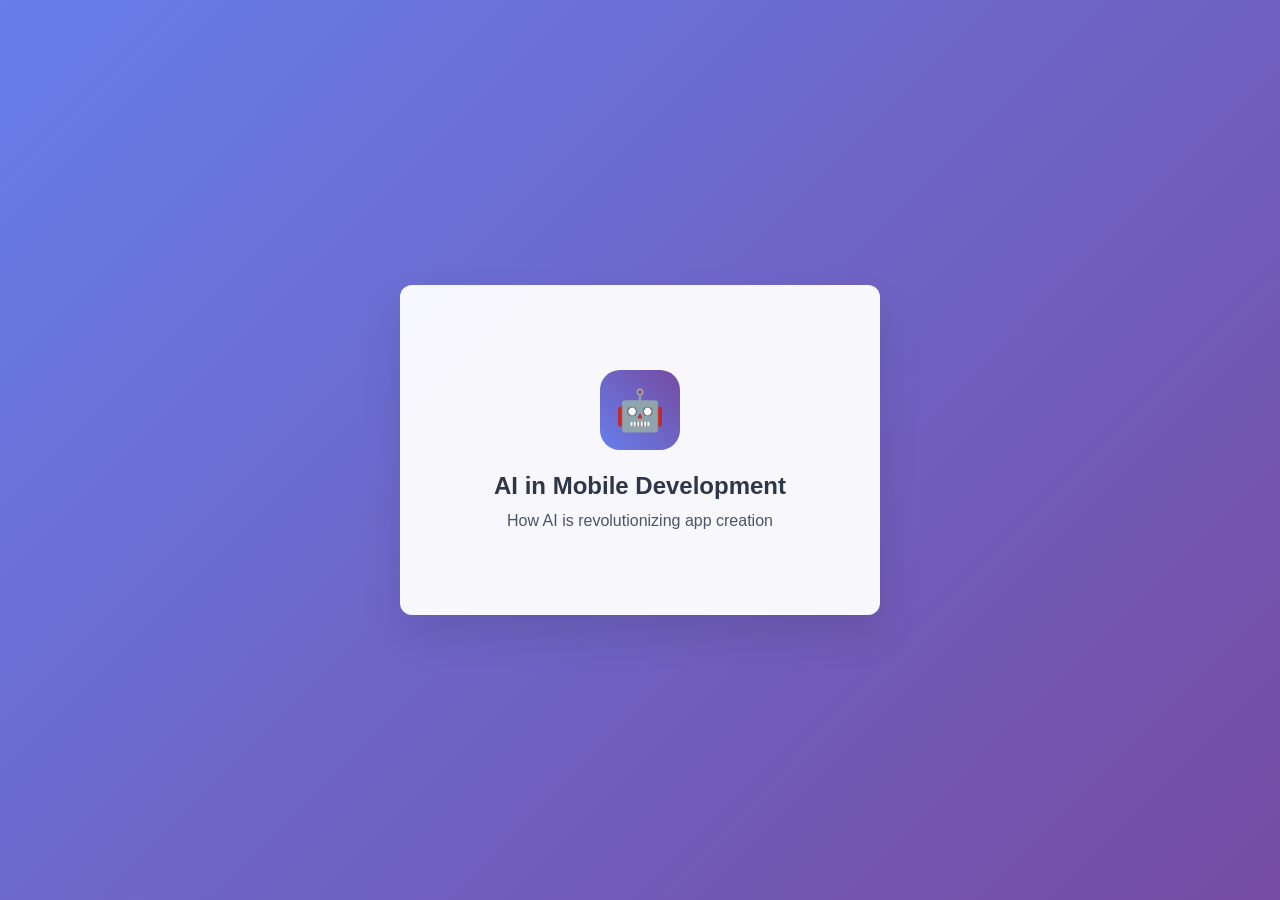
<file: assets/blog-1.html>
<!DOCTYPE html>
<html>
  <head>
    <style>
      body {
        margin: 0;
        padding: 0;
        font-family: "Inter", sans-serif;
        background: linear-gradient(135deg, #667eea 0%, #764ba2 100%);
        display: flex;
        align-items: center;
        justify-content: center;
        min-height: 100vh;
      }

      .blog-card {
        width: 400px;
        height: 250px;
        background: rgba(255, 255, 255, 0.95);
        border-radius: 12px;
        padding: 40px;
        display: flex;
        flex-direction: column;
        align-items: center;
        justify-content: center;
        text-align: center;
        box-shadow: 0 20px 40px rgba(0, 0, 0, 0.1);
      }

      .ai-icon {
        width: 80px;
        height: 80px;
        background: linear-gradient(45deg, #667eea, #764ba2);
        border-radius: 20px;
        display: flex;
        align-items: center;
        justify-content: center;
        margin-bottom: 20px;
        color: white;
        font-size: 40px;
      }

      h2 {
        color: #2d3748;
        margin: 0 0 10px 0;
        font-size: 24px;
        line-height: 1.3;
      }

      .subtitle {
        color: #4a5568;
        font-size: 16px;
        margin: 0;
      }
    </style>
  </head>
  <body>
    <div class="blog-card">
      <div class="ai-icon">🤖</div>
      <h2>AI in Mobile Development</h2>
      <div class="subtitle">How AI is revolutionizing app creation</div>
    </div>
  </body>
</html>
</file>
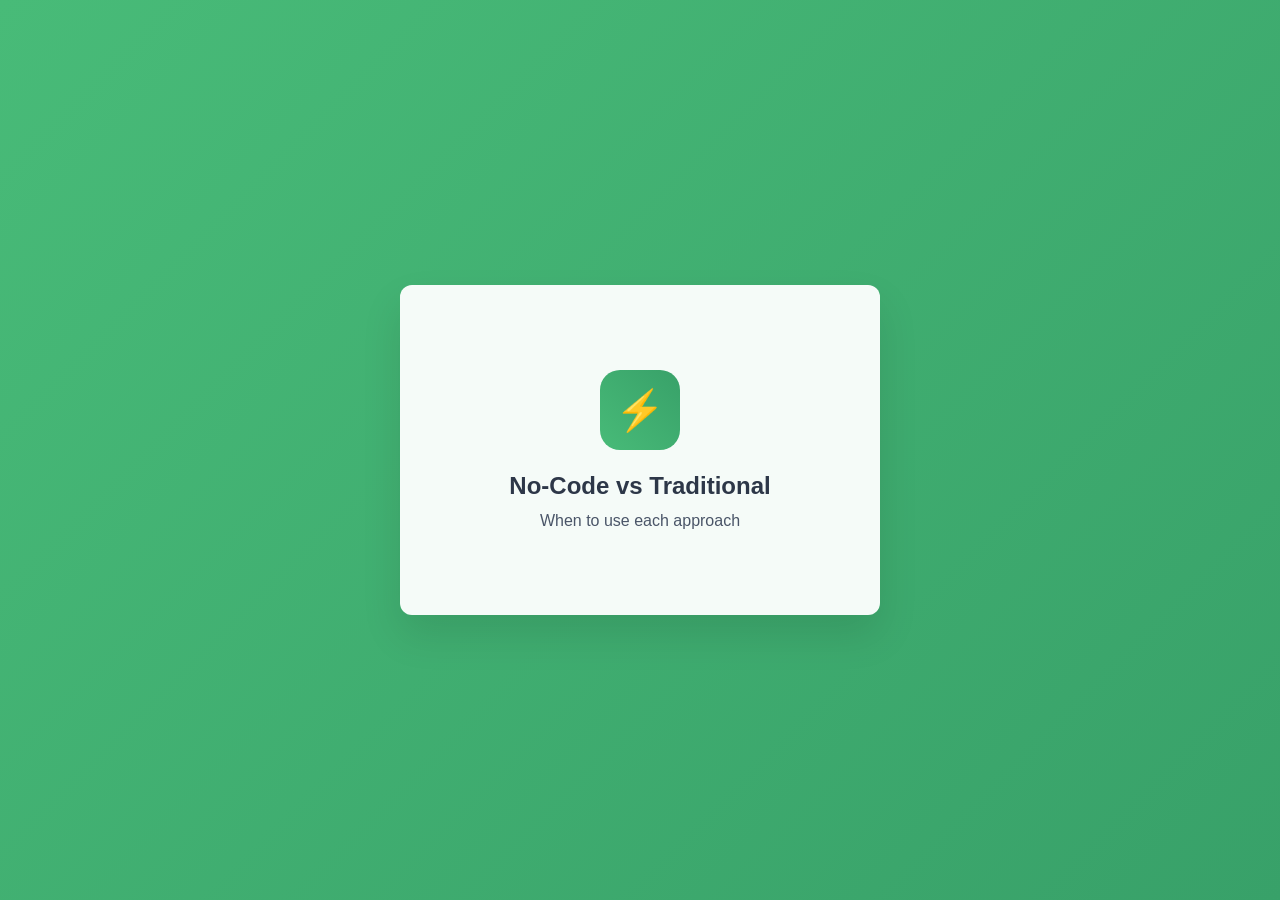
<file: assets/blog-2.html>
<!DOCTYPE html>
<html>
  <head>
    <style>
      body {
        margin: 0;
        padding: 0;
        font-family: "Inter", sans-serif;
        background: linear-gradient(135deg, #48bb78 0%, #38a169 100%);
        display: flex;
        align-items: center;
        justify-content: center;
        min-height: 100vh;
      }

      .blog-card {
        width: 400px;
        height: 250px;
        background: rgba(255, 255, 255, 0.95);
        border-radius: 12px;
        padding: 40px;
        display: flex;
        flex-direction: column;
        align-items: center;
        justify-content: center;
        text-align: center;
        box-shadow: 0 20px 40px rgba(0, 0, 0, 0.1);
      }

      .code-icon {
        width: 80px;
        height: 80px;
        background: linear-gradient(45deg, #48bb78, #38a169);
        border-radius: 20px;
        display: flex;
        align-items: center;
        justify-content: center;
        margin-bottom: 20px;
        color: white;
        font-size: 40px;
      }

      h2 {
        color: #2d3748;
        margin: 0 0 10px 0;
        font-size: 24px;
        line-height: 1.3;
      }

      .subtitle {
        color: #4a5568;
        font-size: 16px;
        margin: 0;
      }
    </style>
  </head>
  <body>
    <div class="blog-card">
      <div class="code-icon">⚡</div>
      <h2>No-Code vs Traditional</h2>
      <div class="subtitle">When to use each approach</div>
    </div>
  </body>
</html>
</file>
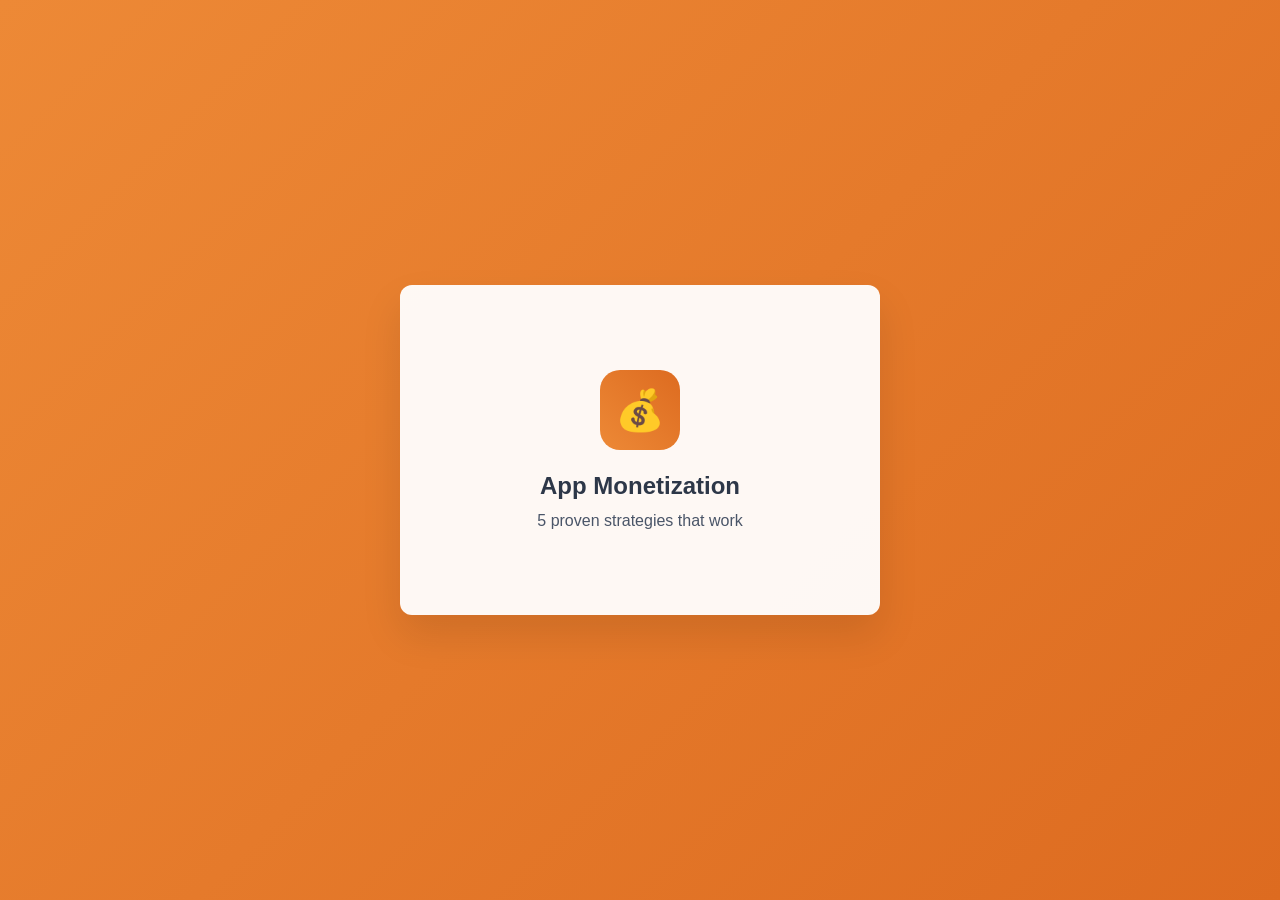
<file: assets/blog-3.html>
<!DOCTYPE html>
<html>
  <head>
    <style>
      body {
        margin: 0;
        padding: 0;
        font-family: "Inter", sans-serif;
        background: linear-gradient(135deg, #ed8936 0%, #dd6b20 100%);
        display: flex;
        align-items: center;
        justify-content: center;
        min-height: 100vh;
      }

      .blog-card {
        width: 400px;
        height: 250px;
        background: rgba(255, 255, 255, 0.95);
        border-radius: 12px;
        padding: 40px;
        display: flex;
        flex-direction: column;
        align-items: center;
        justify-content: center;
        text-align: center;
        box-shadow: 0 20px 40px rgba(0, 0, 0, 0.1);
      }

      .money-icon {
        width: 80px;
        height: 80px;
        background: linear-gradient(45deg, #ed8936, #dd6b20);
        border-radius: 20px;
        display: flex;
        align-items: center;
        justify-content: center;
        margin-bottom: 20px;
        color: white;
        font-size: 40px;
      }

      h2 {
        color: #2d3748;
        margin: 0 0 10px 0;
        font-size: 24px;
        line-height: 1.3;
      }

      .subtitle {
        color: #4a5568;
        font-size: 16px;
        margin: 0;
      }
    </style>
  </head>
  <body>
    <div class="blog-card">
      <div class="money-icon">💰</div>
      <h2>App Monetization</h2>
      <div class="subtitle">5 proven strategies that work</div>
    </div>
  </body>
</html>
</file>
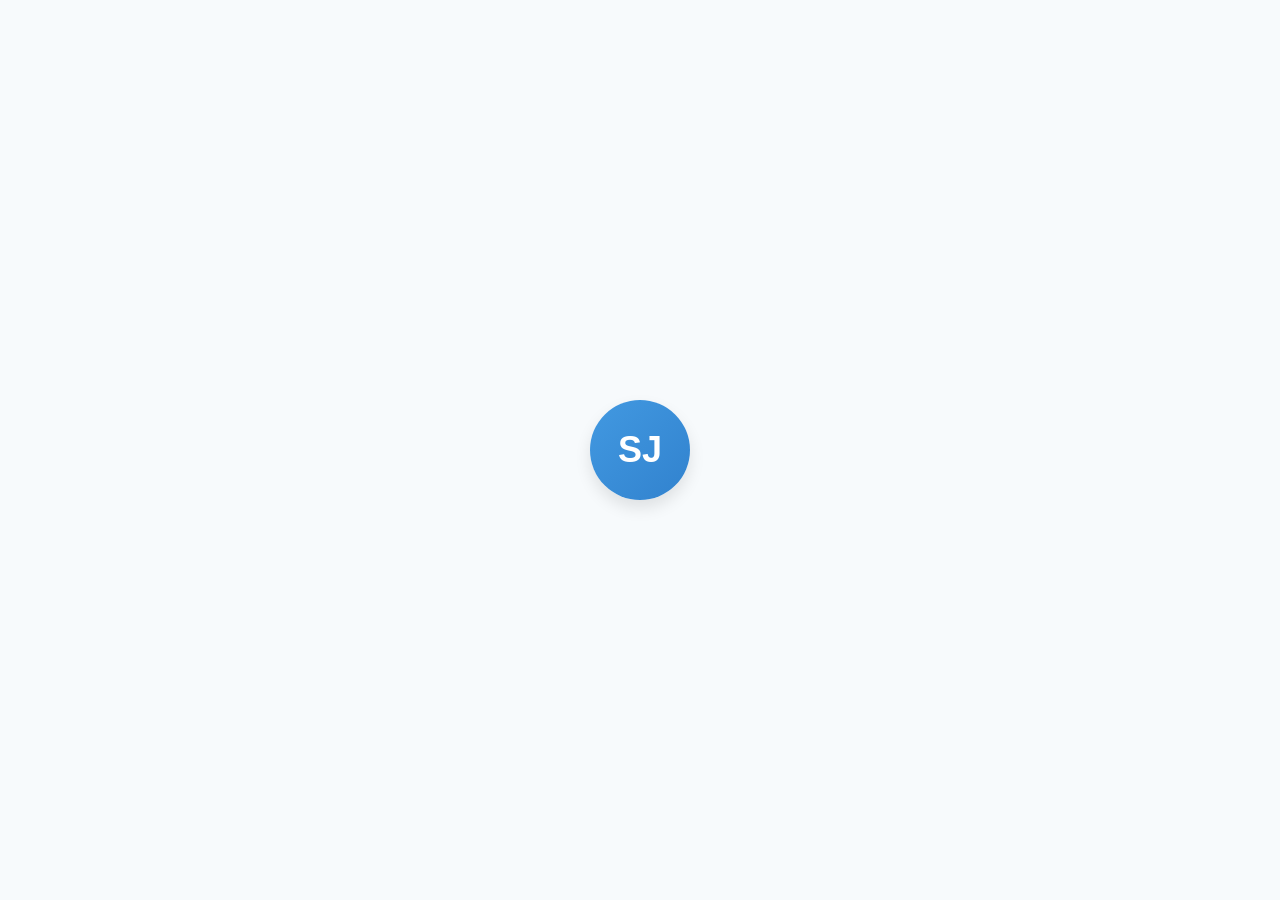
<file: assets/client-1.html>
<!DOCTYPE html>
<html>
  <head>
    <style>
      body {
        margin: 0;
        padding: 0;
        font-family: "Inter", sans-serif;
        background: #f7fafc;
        display: flex;
        align-items: center;
        justify-content: center;
        min-height: 100vh;
      }

      .client-avatar {
        width: 100px;
        height: 100px;
        border-radius: 50%;
        background: linear-gradient(135deg, #4299e1, #3182ce);
        display: flex;
        align-items: center;
        justify-content: center;
        color: white;
        font-size: 36px;
        font-weight: bold;
        box-shadow: 0 8px 16px rgba(0, 0, 0, 0.1);
      }
    </style>
  </head>
  <body>
    <div class="client-avatar">SJ</div>
  </body>
</html>
</file>
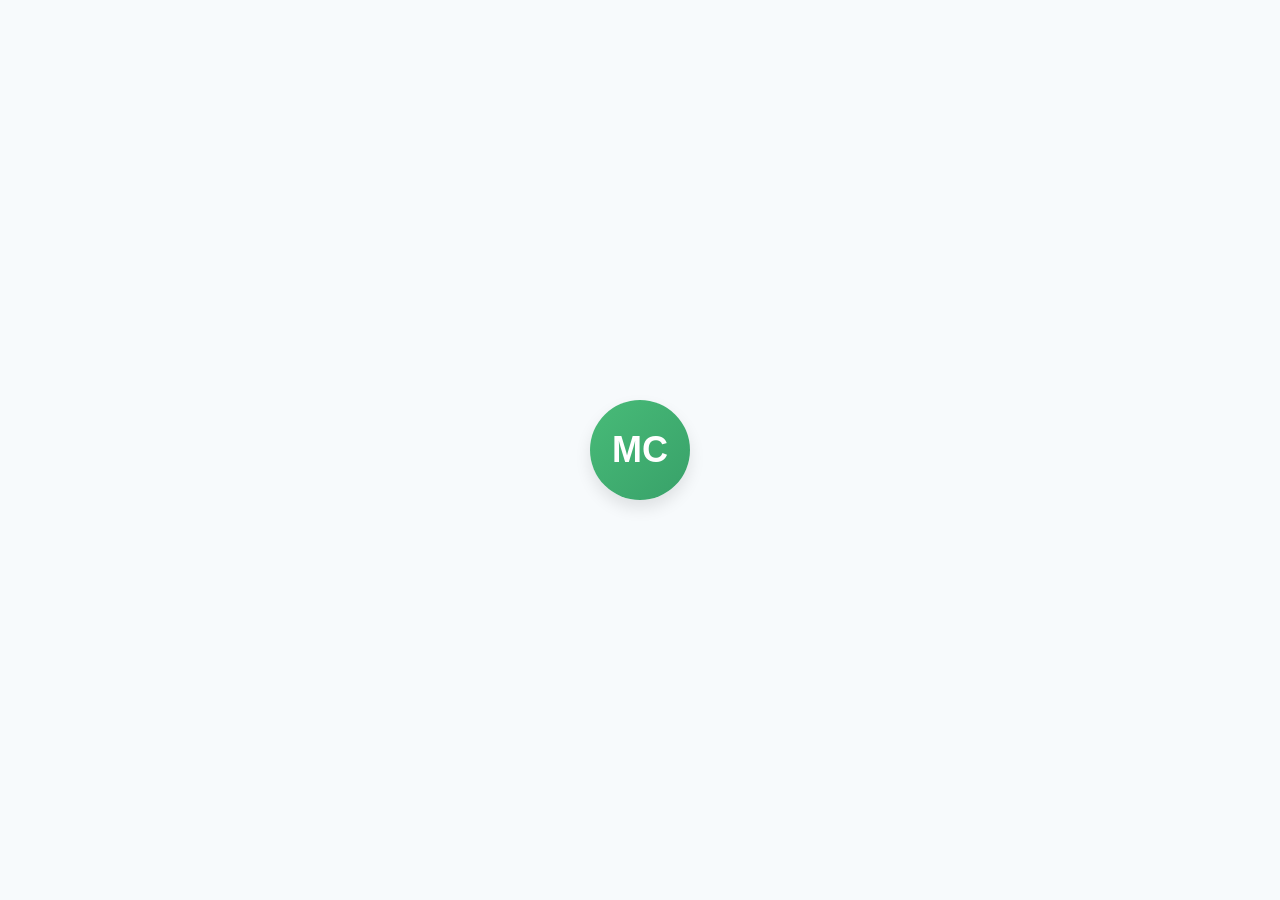
<file: assets/client-2.html>
<!DOCTYPE html>
<html>
  <head>
    <style>
      body {
        margin: 0;
        padding: 0;
        font-family: "Inter", sans-serif;
        background: #f7fafc;
        display: flex;
        align-items: center;
        justify-content: center;
        min-height: 100vh;
      }

      .client-avatar {
        width: 100px;
        height: 100px;
        border-radius: 50%;
        background: linear-gradient(135deg, #48bb78, #38a169);
        display: flex;
        align-items: center;
        justify-content: center;
        color: white;
        font-size: 36px;
        font-weight: bold;
        box-shadow: 0 8px 16px rgba(0, 0, 0, 0.1);
      }
    </style>
  </head>
  <body>
    <div class="client-avatar">MC</div>
  </body>
</html>
</file>
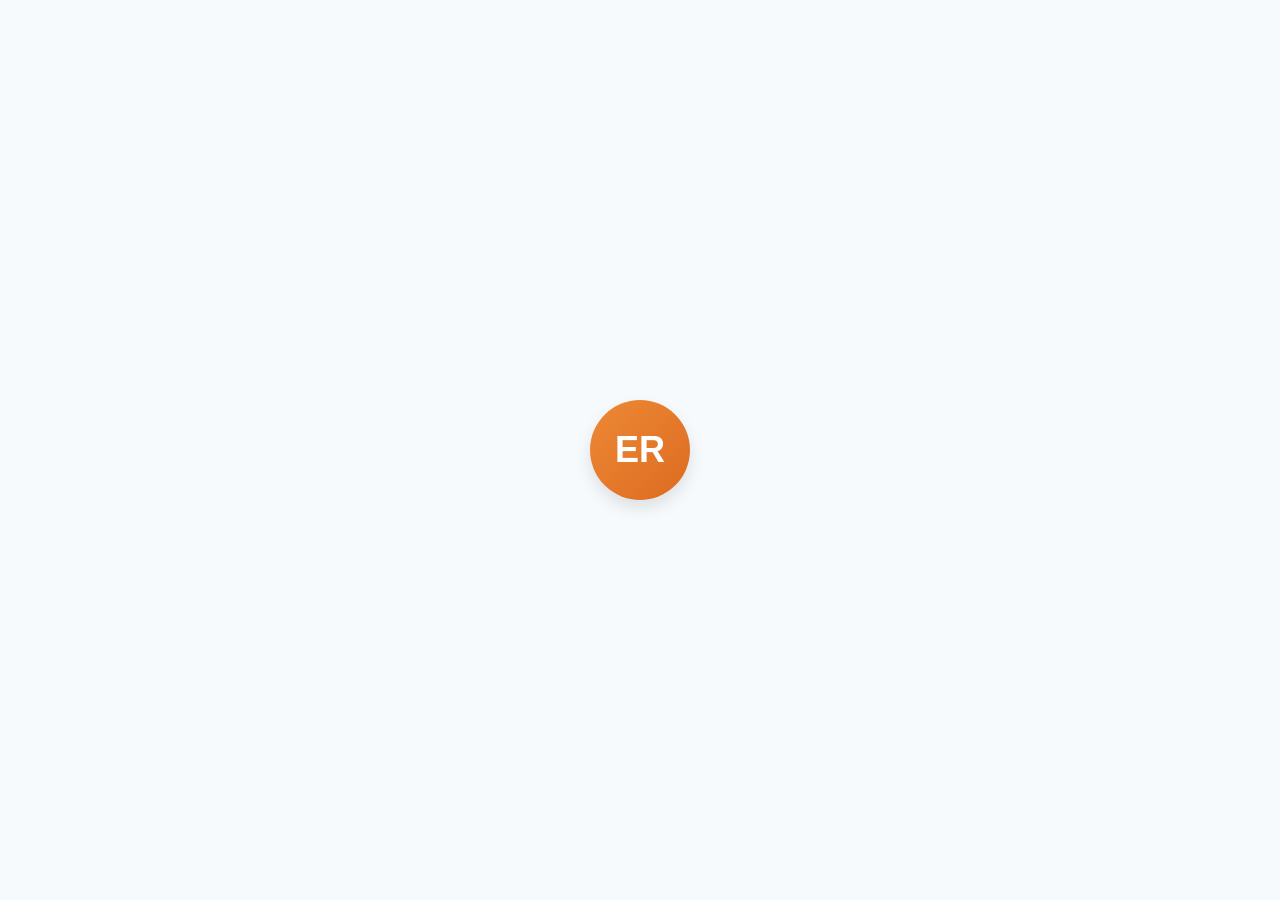
<file: assets/client-3.html>
<!DOCTYPE html>
<html>
  <head>
    <style>
      body {
        margin: 0;
        padding: 0;
        font-family: "Inter", sans-serif;
        background: #f7fafc;
        display: flex;
        align-items: center;
        justify-content: center;
        min-height: 100vh;
      }

      .client-avatar {
        width: 100px;
        height: 100px;
        border-radius: 50%;
        background: linear-gradient(135deg, #ed8936, #dd6b20);
        display: flex;
        align-items: center;
        justify-content: center;
        color: white;
        font-size: 36px;
        font-weight: bold;
        box-shadow: 0 8px 16px rgba(0, 0, 0, 0.1);
      }
    </style>
  </head>
  <body>
    <div class="client-avatar">ER</div>
  </body>
</html>
</file>
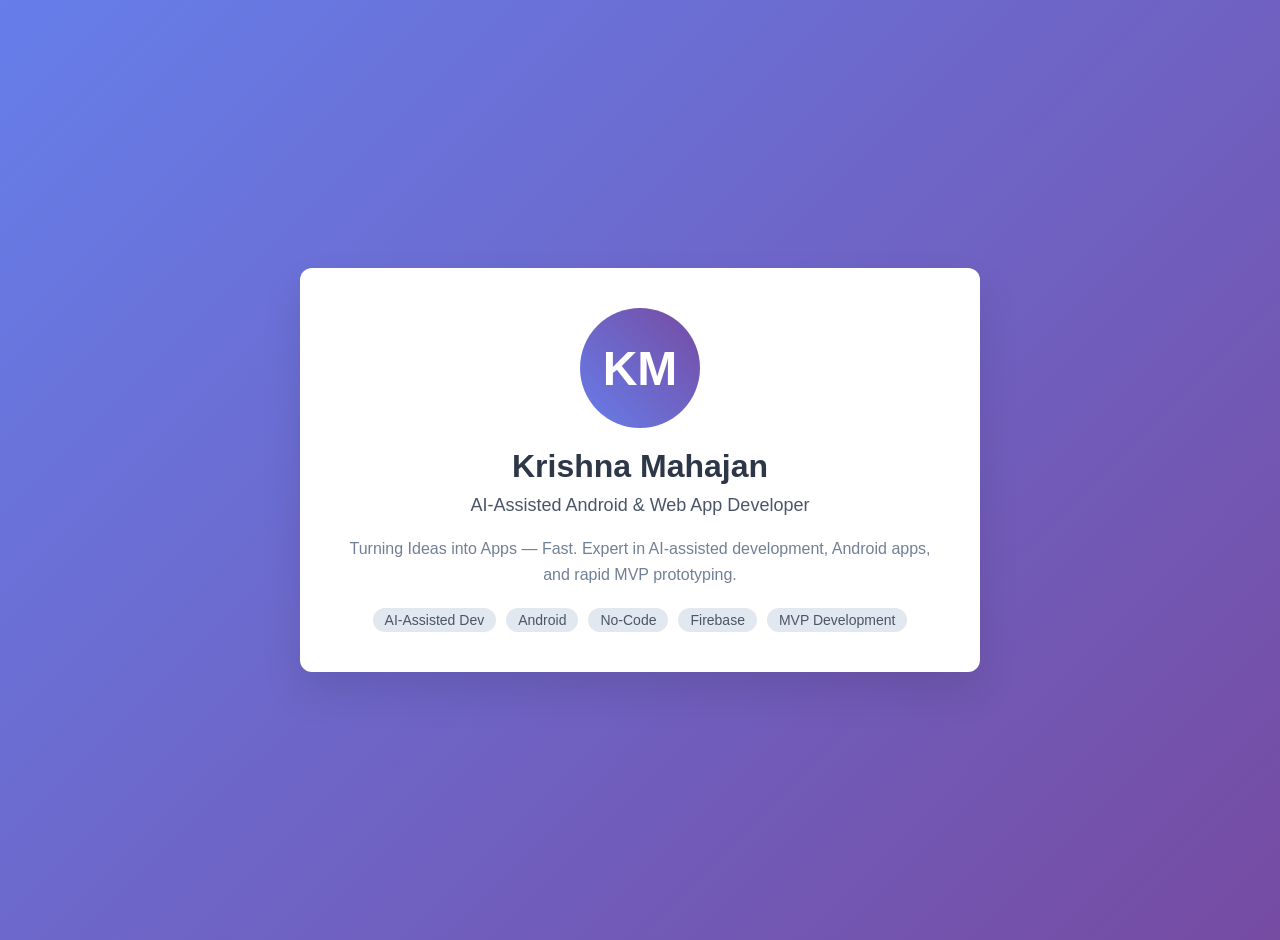
<file: assets/social-preview.html>
<!DOCTYPE html>
<html>
  <head>
    <style>
      body {
        margin: 0;
        padding: 20px;
        font-family: "Inter", sans-serif;
        background: linear-gradient(135deg, #667eea 0%, #764ba2 100%);
        display: flex;
        align-items: center;
        justify-content: center;
        min-height: 100vh;
      }

      .preview-card {
        background: white;
        border-radius: 12px;
        padding: 40px;
        text-align: center;
        box-shadow: 0 20px 40px rgba(0, 0, 0, 0.1);
        max-width: 600px;
      }

      .profile-img {
        width: 120px;
        height: 120px;
        border-radius: 50%;
        background: linear-gradient(45deg, #667eea, #764ba2);
        margin: 0 auto 20px;
        display: flex;
        align-items: center;
        justify-content: center;
        color: white;
        font-size: 48px;
        font-weight: bold;
      }

      h1 {
        color: #2d3748;
        margin: 0 0 10px 0;
        font-size: 32px;
      }

      .tagline {
        color: #4a5568;
        font-size: 18px;
        margin: 0 0 20px 0;
      }

      .description {
        color: #718096;
        line-height: 1.6;
        margin: 0;
      }

      .tech-stack {
        display: flex;
        gap: 10px;
        justify-content: center;
        margin-top: 20px;
        flex-wrap: wrap;
      }

      .tech-tag {
        background: #e2e8f0;
        color: #4a5568;
        padding: 4px 12px;
        border-radius: 20px;
        font-size: 14px;
      }
    </style>
  </head>
  <body>
    <div class="preview-card">
      <div class="profile-img">KM</div>
      <h1>Krishna Mahajan</h1>
      <div class="tagline">AI-Assisted Android & Web App Developer</div>
      <div class="description">
        Turning Ideas into Apps — Fast. Expert in AI-assisted development,
        Android apps, and rapid MVP prototyping.
      </div>
      <div class="tech-stack">
        <span class="tech-tag">AI-Assisted Dev</span>
        <span class="tech-tag">Android</span>
        <span class="tech-tag">No-Code</span>
        <span class="tech-tag">Firebase</span>
        <span class="tech-tag">MVP Development</span>
      </div>
    </div>
  </body>
</html>
</file>
